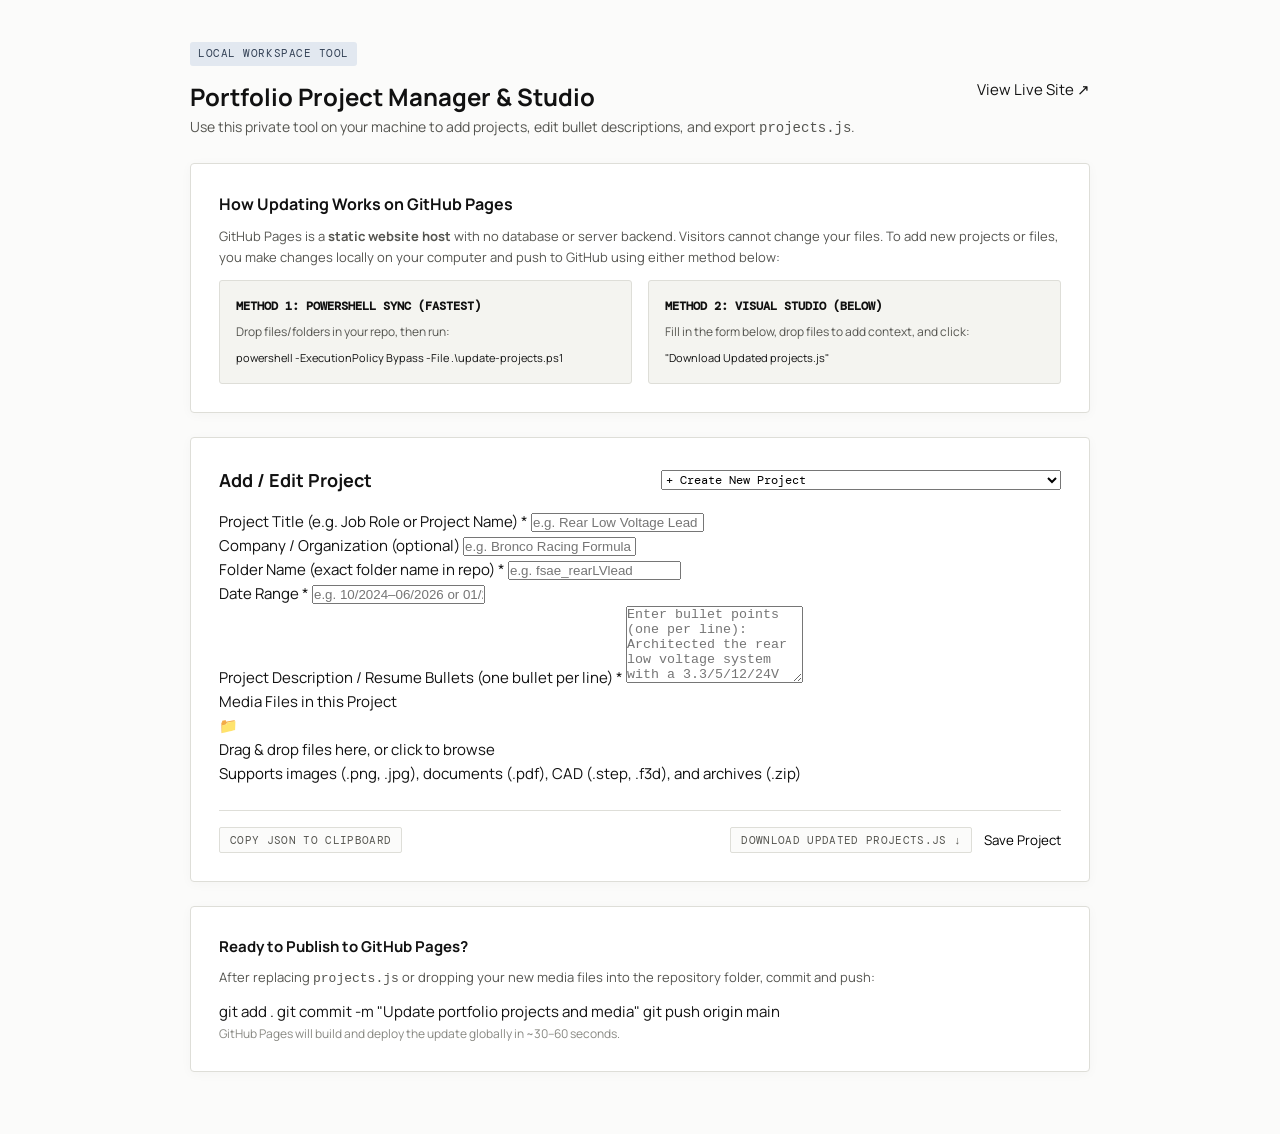
<file: admin.html>
<!doctype html>
<html lang="en">
<head>
  <meta charset="UTF-8">
  <meta name="viewport" content="width=device-width, initial-scale=1.0">
  <title>Portfolio Admin & Project Studio (Local)</title>
  <link rel="preconnect" href="https://fonts.googleapis.com">
  <link rel="preconnect" href="https://fonts.gstatic.com" crossorigin>
  <link href="https://fonts.googleapis.com/css2?family=DM+Mono:ital,wght@0,400;0,500;1,400&family=Manrope:wght@400;500;600;700;800&display=swap" rel="stylesheet">
  <link rel="stylesheet" href="styles.css">
  <style>
    body { padding: 40px 0; background: var(--bg); }
    .admin-container { width: min(900px, calc(100% - 40px)); margin: 0 auto; }
    .admin-card { background: var(--bg-card); border: 1px solid var(--line); border-radius: 4px; padding: 28px; margin-bottom: 24px; box-shadow: 0 2px 12px rgba(0,0,0,0.03); }
    .admin-badge { display: inline-block; font-family: var(--font-mono); font-size: 11px; text-transform: uppercase; letter-spacing: 0.05em; background: #e2e8f0; color: #334155; padding: 3px 8px; border-radius: 3px; margin-bottom: 12px; }
  </style>
</head>
<body>
  <div class="admin-container">
    <div style="display:flex; justify-content:space-between; align-items:center; margin-bottom: 24px;">
      <div>
        <span class="admin-badge">Local Workspace Tool</span>
        <h1 style="font-size:24px; font-weight:700;">Portfolio Project Manager & Studio</h1>
        <p style="font-size:14px; color:var(--ink-secondary);">Use this private tool on your machine to add projects, edit bullet descriptions, and export <code>projects.js</code>.</p>
      </div>
      <div>
        <a href="index.html" class="nav-btn" target="_blank">View Live Site ↗</a>
      </div>
    </div>

    <!-- Workflow guide card -->
    <div class="admin-card">
      <h2 style="font-size:16px; font-weight:700; margin-bottom:8px;">How Updating Works on GitHub Pages</h2>
      <p style="font-size:13px; color:var(--ink-secondary); line-height:1.6; margin-bottom:12px;">
        GitHub Pages is a <strong>static website host</strong> with no database or server backend. Visitors cannot change your files.
        To add new projects or files, you make changes locally on your computer and push to GitHub using either method below:
      </p>
      <div style="display:grid; grid-template-columns: 1fr 1fr; gap:16px;">
        <div style="border:1px solid var(--line); padding:16px; border-radius:3px; background:var(--bg-subtle);">
          <div style="font-family:var(--font-mono); font-size:12px; font-weight:600; text-transform:uppercase; margin-bottom:6px;">Method 1: PowerShell Sync (Fastest)</div>
          <p style="font-size:12px; color:var(--ink-secondary); margin-bottom:8px;">Drop files/folders in your repo, then run:</p>
          <div class="code-box" style="margin:0; font-size:11px;">powershell -ExecutionPolicy Bypass -File .\update-projects.ps1</div>
        </div>
        <div style="border:1px solid var(--line); padding:16px; border-radius:3px; background:var(--bg-subtle);">
          <div style="font-family:var(--font-mono); font-size:12px; font-weight:600; text-transform:uppercase; margin-bottom:6px;">Method 2: Visual Studio (Below)</div>
          <p style="font-size:12px; color:var(--ink-secondary); margin-bottom:8px;">Fill in the form below, drop files to add context, and click:</p>
          <div class="code-box" style="margin:0; font-size:11px;">"Download Updated projects.js"</div>
        </div>
      </div>
    </div>

    <!-- Visual Editor -->
    <div class="admin-card">
      <div style="display:flex; justify-content:space-between; align-items:center; margin-bottom:16px;">
        <h2 style="font-size:18px; font-weight:700;">Add / Edit Project</h2>
        <select id="project-selector" class="form-select" style="width: auto; font-family: var(--font-mono); font-size: 12px;">
          <option value="new">+ Create New Project</option>
        </select>
      </div>

      <form id="studio-project-form">
        <div class="form-row">
          <div class="form-group">
            <label class="form-label" for="studio-title">Project Title (e.g. Job Role or Project Name) *</label>
            <input class="form-input" id="studio-title" required placeholder="e.g. Rear Low Voltage Lead">
          </div>
          <div class="form-group">
            <label class="form-label" for="studio-org">Company / Organization (optional)</label>
            <input class="form-input" id="studio-org" placeholder="e.g. Bronco Racing Formula SAE EV or Rivian">
          </div>
        </div>
        <div class="form-row">
          <div class="form-group">
            <label class="form-label" for="studio-folder">Folder Name (exact folder name in repo) *</label>
            <input class="form-input" id="studio-folder" required placeholder="e.g. fsae_rearLVlead">
          </div>
          <div class="form-group">
            <label class="form-label" for="studio-date">Date Range *</label>
            <input class="form-input" id="studio-date" required placeholder="e.g. 10/2024–06/2026 or 01/2026–03/2026">
          </div>
        </div>
        <div class="form-group">
          <label class="form-label" for="studio-desc">Project Description / Resume Bullets (one bullet per line) *</label>
          <textarea class="form-textarea" id="studio-desc" rows="5" required placeholder="Enter bullet points (one per line):&#10;Architected the rear low voltage system with a 3.3/5/12/24V power tree...&#10;Designed the main rear IO PCB as a STM32 carrier-board..."></textarea>
        </div>

        <div class="form-group">
          <label class="form-label">Media Files in this Project</label>
          <div class="dropzone" id="file-dropzone">
            <div class="dropzone-icon">📁</div>
            <div class="dropzone-text">Drag & drop files here, or click to browse</div>
            <div class="dropzone-hint">Supports images (.png, .jpg), documents (.pdf), CAD (.step, .f3d), and archives (.zip)</div>
            <input type="file" id="dropzone-file-input" multiple style="display:none;">
          </div>
          <div class="file-staging-list" id="staged-files-list"></div>
        </div>

        <div style="display:flex; justify-content:space-between; align-items:center; margin-top:24px; padding-top:16px; border-top:1px solid var(--line);">
          <div>
            <button class="filter-tab" id="copy-json-btn" type="button">Copy JSON to Clipboard</button>
          </div>
          <div style="display:flex; gap:12px;">
            <button class="filter-tab" id="download-js-btn" type="button">Download Updated projects.js ↓</button>
            <button class="nav-btn" id="save-studio-btn" type="button">Save Project</button>
          </div>
        </div>
      </form>
    </div>

    <!-- Commit helper card -->
    <div class="admin-card">
      <h3 style="font-size:15px; font-weight:700; margin-bottom:8px;">Ready to Publish to GitHub Pages?</h3>
      <p style="font-size:13px; color:var(--ink-secondary); margin-bottom:10px;">
        After replacing <code>projects.js</code> or dropping your new media files into the repository folder, commit and push:
      </p>
      <div class="code-box">git add .
git commit -m "Update portfolio projects and media"
git push origin main</div>
      <p style="font-size:12px; color:var(--ink-muted);">GitHub Pages will build and deploy the update globally in ~30–60 seconds.</p>
    </div>
  </div>

  <script src="projects.js"></script>
  <script>
    (function() {
      let projects = window.PORTFOLIO_DATA || [];
      let currentEditIndex = -1;
      let stagedFiles = [];

      const selector = document.getElementById('project-selector');
      const titleInput = document.getElementById('studio-title');
      const orgInput = document.getElementById('studio-org');
      const folderInput = document.getElementById('studio-folder');
      const dateInput = document.getElementById('studio-date');
      const descInput = document.getElementById('studio-desc');
      const dropzone = document.getElementById('file-dropzone');
      const fileInput = document.getElementById('dropzone-file-input');
      const stagedList = document.getElementById('staged-files-list');
      const saveBtn = document.getElementById('save-studio-btn');
      const downloadBtn = document.getElementById('download-js-btn');
      const copyBtn = document.getElementById('copy-json-btn');

      function populateSelector() {
        selector.innerHTML = '<option value="new">+ Create New Project</option>';
        projects.forEach((p, idx) => {
          const opt = document.createElement('option');
          opt.value = idx;
          opt.textContent = `Edit: ${p.title} (${p.media ? p.media.length : 0} files)`;
          selector.appendChild(opt);
        });
      }

      function loadProject(idx) {
        currentEditIndex = idx;
        if (idx === -1 || idx === 'new') {
          document.getElementById('studio-project-form').reset();
          stagedFiles = [];
          renderStagedFiles();
          return;
        }

        const p = projects[idx];
        titleInput.value = p.title || '';
        orgInput.value = p.organization || '';
        folderInput.value = p.folder || '';
        dateInput.value = p.date || '';

        if (Array.isArray(p.description)) {
          descInput.value = p.description.join('\n');
        } else {
          descInput.value = p.description || p.summary || '';
        }

        stagedFiles = (p.media || []).map(m => ({ ...m }));
        renderStagedFiles();
      }

      selector.addEventListener('change', () => {
        const val = selector.value;
        loadProject(val === 'new' ? -1 : Number(val));
      });

      function formatBytes(bytes) {
        if (bytes >= 1048576) return (bytes / 1048576).toFixed(1) + ' MB';
        if (bytes >= 1024) return (bytes / 1024).toFixed(0) + ' KB';
        return bytes + ' B';
      }

      function cleanTitle(name) {
        const base = name.replace(/\.[^/.]+$/, '');
        return base.replace(/[_]/g, ' ').replace(/\s+/g, ' ').trim();
      }

      const ALL_CATEGORIES = [
        "Architecture",
        "Wiring & Schematics",
        "PCB Design",
        "CAD & 3D Models",
        "Prototypes & Prints",
        "Hardware & Testing",
        "Lab Reports & Docs",
        "Reports & Documents",
        "Awards & Pitches",
        "Coursework Reports",
        "Source Files & Archives",
        "General"
      ];

      function detectCategory(name, ext) {
        const lower = name.toLowerCase();
        if (lower.includes('architecture') || lower.includes('topology') || lower.includes('block diagram') || lower.includes('system diagram') || lower.includes('system block')) {
          return 'Architecture';
        }
        if (lower.includes('schematic') || lower.includes('wiring') || lower.includes('routing') || lower.includes('harness')) {
          return 'Wiring & Schematics';
        }
        if (lower.includes('pcb') || lower.includes('layout') || lower.includes('gerber') || lower.includes('kicad')) {
          return 'PCB Design';
        }
        if (lower.includes('cad') || lower.includes('fusion') || lower.includes('3d') || ['step', 'stp', 'f3d', 'stl', 'sldprt', 'sldasm'].includes(ext)) {
          return 'CAD & 3D Models';
        }
        if (lower.includes('print') || lower.includes('prototype') || lower.includes('breadboard') || lower.includes('mockup')) {
          return 'Prototypes & Prints';
        }
        if (lower.includes('pitch') || lower.includes('award') || lower.includes('hackathon') || lower.includes('competition') || lower.includes('place')) {
          return 'Awards & Pitches';
        }
        if (['zip', 'tar', 'gz', '7z', 'rar'].includes(ext)) {
          return 'Source Files & Archives';
        }
        if (ext === 'pdf') {
          if (lower.includes('course') || lower.includes('inverter') || lower.includes('adder') || lower.includes('vlsi')) return 'Coursework Reports';
          return 'Lab Reports & Docs';
        }
        if (['png', 'jpg', 'jpeg', 'webp', 'gif'].includes(ext)) {
          return 'Hardware & Testing';
        }
        return 'General';
      }

      dropzone.addEventListener('click', () => fileInput.click());
      dropzone.addEventListener('dragover', (e) => { e.preventDefault(); dropzone.classList.add('dragover'); });
      dropzone.addEventListener('dragleave', () => dropzone.classList.remove('dragover'));
      dropzone.addEventListener('drop', (e) => {
        e.preventDefault();
        dropzone.classList.remove('dragover');
        if (e.dataTransfer.files) handleFiles(e.dataTransfer.files);
      });
      fileInput.addEventListener('change', () => {
        if (fileInput.files) handleFiles(fileInput.files);
      });

      function handleFiles(files) {
        Array.from(files).forEach(f => {
          const ext = f.name.split('.').pop().toLowerCase();
          stagedFiles.push({
            file: f.name,
            title: cleanTitle(f.name),
            context: '',
            category: detectCategory(f.name, ext),
            type: ext,
            size: formatBytes(f.size)
          });
        });
        renderStagedFiles();
      }

      function renderStagedFiles() {
        stagedList.innerHTML = stagedFiles.map((sf, idx) => {
          const currentCat = sf.category || 'General';
          const catList = ALL_CATEGORIES.includes(currentCat) ? ALL_CATEGORIES : [currentCat, ...ALL_CATEGORIES];
          return `
          <div class="staged-file-card" data-idx="${idx}">
            <div>
              <div style="font-size:12px; font-weight:600; margin-bottom:4px;">${sf.file} (${sf.size || 'N/A'})</div>
              <input class="form-input" style="font-size:12px; padding:5px 8px;" placeholder="Media Title" value="${sf.title}" data-field="title">
            </div>
            <div>
              <input class="form-input" style="font-size:12px; padding:5px 8px; margin-bottom:4px;" placeholder="Engineering Context Note" value="${sf.context || ''}" data-field="context">
              <select class="form-select" style="font-size:11px; padding:4px 6px; width:100%; border:1px solid var(--line); background:var(--bg); border-radius:var(--radius-sm);" data-field="category">
                ${catList.map(c => `<option value="${c}" ${c === currentCat ? 'selected' : ''}>${c}</option>`).join('')}
              </select>
            </div>
            <div>
              <button type="button" class="filter-tab" style="padding:4px 8px; font-size:10px; color:#d9534f;" data-remove="${idx}">Remove</button>
            </div>
          </div>
        `;
        }).join('');
      }

      stagedList.addEventListener('input', handleFieldChange);
      stagedList.addEventListener('change', handleFieldChange);

      function handleFieldChange(e) {
        const card = e.target.closest('[data-idx]');
        if (!card) return;
        const idx = Number(card.dataset.idx);
        const field = e.target.dataset.field;
        if (stagedFiles[idx] && field) stagedFiles[idx][field] = e.target.value;
      }

      stagedList.addEventListener('click', (e) => {
        const rm = e.target.closest('[data-remove]');
        if (rm) {
          const idx = Number(rm.dataset.remove);
          stagedFiles.splice(idx, 1);
          renderStagedFiles();
        }
      });

      saveBtn.addEventListener('click', () => {
        const title = titleInput.value.trim();
        const folder = folderInput.value.trim();
        const date = dateInput.value.trim();
        const descRaw = descInput.value.trim();
        if (!title || !folder || !descRaw) {
          alert('Please enter Title, Folder Name, and Description.');
          return;
        }

        const bullets = descRaw.split('\n').map(l => l.replace(/^[•\-\*]\s*/, '').trim()).filter(Boolean);
        const orgVal = orgInput.value.trim();
        const projectData = {
          id: folder.toLowerCase().replace(/[^a-z0-9]+/g, '-').replace(/(^-|-$)/g, ''),
          title,
          date: date || '2026',
          description: bullets,
          folder,
          media: [...stagedFiles]
        };
        if (orgVal) {
          projectData.organization = orgVal;
        }

        if (currentEditIndex >= 0) {
          projects[currentEditIndex] = projectData;
          alert(`Updated project "${title}"! Click "Download Updated projects.js" to save.`);
        } else {
          projects.unshift(projectData);
          alert(`Added new project "${title}"! Click "Download Updated projects.js" to save.`);
        }
        populateSelector();
      });

      downloadBtn.addEventListener('click', () => {
        const serialized = JSON.stringify(projects, null, 2);
        const fileContent = `// Portfolio Project Data\n// Automatically synced and editable\n\nwindow.PORTFOLIO_DATA = ${serialized};\n`;
        const blob = new Blob([fileContent], { type: 'text/javascript;charset=utf-8' });
        const a = document.createElement('a');
        a.href = URL.createObjectURL(blob);
        a.download = 'projects.js';
        document.body.appendChild(a);
        a.click();
        document.body.removeChild(a);
      });

      copyBtn.addEventListener('click', () => {
        const serialized = JSON.stringify(projects, null, 2);
        navigator.clipboard.writeText(serialized).then(() => {
          copyBtn.textContent = 'Copied to Clipboard! ✓';
          setTimeout(() => { copyBtn.textContent = 'Copy JSON to Clipboard'; }, 2000);
        });
      });

      populateSelector();
    })();
  </script>
</body>
</html>
</file>
<file: styles.css>
/* ==============================================================================
   AVEED GORJI — PORTFOLIO STYLES
   Minimalist, barebones, high-contrast engineering aesthetic.
   ============================================================================== */

:root {
  --bg: #fbfbfa;
  --bg-subtle: #f4f4f0;
  --bg-card: #ffffff;
  --ink: #111111;
  --ink-secondary: #555550;
  --ink-muted: #888882;
  --line: #deded8;
  --line-strong: #111111;
  --font-sans: "Manrope", -apple-system, BlinkMacSystemFont, "Segoe UI", Roboto, sans-serif;
  --font-mono: "DM Mono", "SF Mono", "Courier New", monospace;
  --radius-sm: 2px;
  --radius: 4px;
}

* {
  box-sizing: border-box;
  margin: 0;
  padding: 0;
}

html {
  scroll-behavior: smooth;
  background-color: var(--bg);
}

body {
  background-color: var(--bg);
  color: var(--ink);
  font-family: var(--font-sans);
  font-size: 15px;
  line-height: 1.6;
  -webkit-font-smoothing: antialiased;
  -moz-osx-font-smoothing: grayscale;
}

a {
  color: inherit;
  text-decoration: none;
}

button {
  font-family: inherit;
  cursor: pointer;
  border: none;
  background: none;
}

.mono {
  font-family: var(--font-mono);
}

.container {
  width: min(1120px, calc(100% - 48px));
  margin: 0 auto;
}

/* Collapsible Header Bar (Hidden at top, appears when scrolled down past hero) */
.masthead {
  position: fixed;
  top: 0;
  left: 0;
  right: 0;
  z-index: 100;
  border-bottom: 1px solid var(--line);
  padding: 16px 0;
  background-color: rgba(251, 251, 250, 0.95);
  backdrop-filter: blur(10px);
  -webkit-backdrop-filter: blur(10px);
  transform: translateY(-100%);
  opacity: 0;
  pointer-events: none;
  transition: transform 0.28s cubic-bezier(0.16, 1, 0.3, 1), opacity 0.2s ease;
}

.masthead.visible {
  transform: translateY(0);
  opacity: 1;
  pointer-events: auto;
}

.masthead-inner {
  display: flex;
  align-items: center;
  justify-content: space-between;
  gap: 20px;
}

.brand {
  display: flex;
  flex-direction: column;
}

.brand-title {
  font-family: var(--font-mono);
  font-size: 13px;
  font-weight: 600;
  letter-spacing: 0.04em;
  text-transform: uppercase;
  color: var(--ink);
}

.brand-subtitle {
  font-family: var(--font-mono);
  font-size: 11px;
  color: var(--ink-muted);
  letter-spacing: 0.02em;
}

.nav-links {
  display: flex;
  align-items: center;
  gap: 20px;
}

.nav-link {
  font-family: var(--font-mono);
  font-size: 12px;
  text-transform: uppercase;
  letter-spacing: 0.05em;
  color: var(--ink-secondary);
  transition: color 0.15s ease;
  padding: 4px 0;
}

.nav-link:hover,
.nav-link.active {
  color: var(--ink);
  font-weight: 600;
}

/* Above-The-Fold Hero Section */
.intro {
  padding: 84px 0 54px;
  border-bottom: 1px solid var(--line);
}

.hero-name {
  font-family: var(--font-mono);
  font-size: 13px;
  text-transform: uppercase;
  letter-spacing: 0.08em;
  font-weight: 600;
  color: var(--ink-muted);
  margin-bottom: 12px;
}

.intro-title {
  font-size: clamp(34px, 4.8vw, 54px);
  font-weight: 800;
  line-height: 1.08;
  letter-spacing: -0.035em;
  margin-bottom: 18px;
  color: var(--ink);
}

.intro-desc {
  font-size: clamp(16px, 1.8vw, 18px);
  color: var(--ink-secondary);
  max-width: 740px;
  line-height: 1.6;
  margin-bottom: 32px;
}

/* Quick-Action Bar */
.hero-actions {
  display: flex;
  flex-wrap: wrap;
  gap: 12px;
}

.hero-btn {
  display: inline-flex;
  align-items: center;
  gap: 8px;
  padding: 9px 18px;
  border: 1px solid var(--ink);
  background: var(--bg);
  color: var(--ink);
  font-family: var(--font-mono);
  font-size: 12px;
  font-weight: 500;
  text-transform: uppercase;
  letter-spacing: 0.04em;
  border-radius: var(--radius-sm);
  transition: all 0.15s ease;
  cursor: pointer;
}

.hero-btn svg {
  width: 14px;
  height: 14px;
  fill: currentColor;
  flex-shrink: 0;
}

.hero-btn:hover {
  background: var(--ink);
  color: #ffffff;
}

/* Projects Section */
.projects-section {
  padding: 48px 0 100px;
}

.section-header {
  display: flex;
  align-items: baseline;
  justify-content: space-between;
  margin-bottom: 24px;
  padding-bottom: 12px;
  border-bottom: 1px solid var(--line-strong);
}

.section-title {
  font-family: var(--font-mono);
  font-size: 13px;
  text-transform: uppercase;
  letter-spacing: 0.08em;
  font-weight: 700;
}

/* Project Row Card */
.project-card {
  border: 1px solid var(--line);
  background: var(--bg);
  margin-bottom: 18px;
  transition: border-color 0.15s ease, background-color 0.15s ease;
}

.project-card:hover {
  border-color: #b5b5ad;
}

.project-card.expanded {
  border-color: var(--ink);
  background: var(--bg-card);
  box-shadow: 0 4px 20px rgba(0, 0, 0, 0.03);
}

.project-main {
  padding: 24px 28px;
  display: grid;
  grid-template-columns: 1fr auto;
  gap: 28px;
  align-items: start;
}

.project-content {
  display: flex;
  flex-direction: column;
  gap: 10px;
}

.project-topline {
  display: flex;
  align-items: flex-start;
  justify-content: space-between;
  gap: 16px;
}

.project-header-left {
  display: flex;
  flex-direction: column;
  gap: 3px;
}

.project-title {
  font-size: 20px;
  font-weight: 700;
  letter-spacing: -0.015em;
  color: var(--ink);
  margin: 0;
}

.project-org {
  font-family: var(--font-mono);
  font-size: 13px;
  color: var(--ink-secondary);
  font-weight: 500;
  letter-spacing: 0.01em;
}

.project-date {
  font-family: var(--font-mono);
  font-size: 13px;
  color: var(--ink-muted);
  white-space: nowrap;
  flex-shrink: 0;
  padding-top: 3px;
}

.project-summary {
  font-size: 14px;
  color: var(--ink-secondary);
  line-height: 1.6;
  max-width: 820px;
}

.project-bullets {
  list-style: none;
  padding: 0;
  margin: 4px 0 0 0;
  display: flex;
  flex-direction: column;
  gap: 7px;
  max-width: 860px;
}

.project-bullets li {
  position: relative;
  padding-left: 18px;
  font-size: 14px;
  color: var(--ink-secondary);
  line-height: 1.55;
}

.project-bullets li::before {
  content: "—";
  position: absolute;
  left: 0;
  color: var(--ink-muted);
}

/* Actions Column */
.project-actions {
  display: flex;
  flex-direction: column;
  align-items: flex-end;
  gap: 12px;
  min-width: 170px;
}

.btn-inspect {
  font-family: var(--font-mono);
  font-size: 12px;
  text-transform: uppercase;
  letter-spacing: 0.04em;
  font-weight: 600;
  padding: 8px 16px;
  border: 1px solid var(--ink);
  background: var(--ink);
  color: #fff;
  border-radius: var(--radius-sm);
  transition: all 0.15s ease;
  display: inline-flex;
  align-items: center;
  gap: 6px;
  white-space: nowrap;
}

.btn-inspect:hover {
  background: #2b2b2b;
}

.project-card.expanded .btn-inspect {
  background: var(--bg);
  color: var(--ink);
  border-color: var(--ink);
}

.quick-links {
  display: flex;
  flex-direction: column;
  gap: 6px;
  align-items: flex-end;
}

.quick-link {
  font-family: var(--font-mono);
  font-size: 11px;
  color: var(--ink-secondary);
  text-decoration: underline;
  text-underline-offset: 3px;
  transition: color 0.15s ease;
}

.quick-link:hover {
  color: var(--ink);
}

/* Collapsible Interactive Drawer */
.project-drawer {
  display: none;
  border-top: 1px solid var(--line);
  background: var(--bg-card);
  padding: 28px;
}

.project-card.expanded .project-drawer {
  display: block;
}

/* Drawer Filter Bar */
.drawer-filter-bar {
  display: flex;
  align-items: center;
  justify-content: space-between;
  flex-wrap: wrap;
  gap: 14px;
  margin-bottom: 24px;
  padding-bottom: 16px;
  border-bottom: 1px solid var(--line);
}

.filter-tabs {
  display: flex;
  flex-wrap: wrap;
  gap: 6px;
}

.filter-tab {
  font-family: var(--font-mono);
  font-size: 11px;
  text-transform: uppercase;
  letter-spacing: 0.03em;
  padding: 5px 10px;
  border: 1px solid var(--line);
  background: var(--bg);
  color: var(--ink-secondary);
  border-radius: var(--radius-sm);
  transition: all 0.15s ease;
  cursor: pointer;
}

.filter-tab:hover {
  border-color: var(--ink);
  color: var(--ink);
}

.filter-tab.active {
  background: var(--ink);
  color: #fff;
  border-color: var(--ink);
}

.filter-meta {
  font-family: var(--font-mono);
  font-size: 11px;
  color: var(--ink-muted);
}

/* Media Grid */
.media-grid {
  display: grid;
  grid-template-columns: repeat(auto-fill, minmax(320px, 1fr));
  gap: 16px;
}

/* Media Card */
.media-card {
  border: 1px solid var(--line);
  background: var(--bg);
  display: flex;
  flex-direction: column;
  transition: border-color 0.15s ease, box-shadow 0.15s ease;
  overflow: hidden;
  position: relative;
}

.media-card:hover {
  border-color: #a8a8a0;
  box-shadow: 0 2px 10px rgba(0, 0, 0, 0.04);
}

.media-thumb-wrap {
  width: 100%;
  height: 180px;
  background: #ecece6;
  position: relative;
  overflow: hidden;
  display: flex;
  align-items: center;
  justify-content: center;
  border-bottom: 1px solid var(--line);
}

.media-thumb {
  width: 100%;
  height: 100%;
  object-fit: cover;
  transition: transform 0.25s ease;
  cursor: pointer;
}

.media-thumb:hover {
  transform: scale(1.03);
}

.media-icon-fallback {
  display: flex;
  flex-direction: column;
  align-items: center;
  gap: 8px;
  color: var(--ink-muted);
  font-family: var(--font-mono);
  font-size: 12px;
}

.media-icon-symbol {
  font-size: 32px;
  font-weight: 300;
}

.media-type-badge {
  position: absolute;
  top: 8px;
  left: 8px;
  font-family: var(--font-mono);
  font-size: 10px;
  font-weight: 600;
  letter-spacing: 0.05em;
  text-transform: uppercase;
  background: rgba(17, 17, 17, 0.88);
  color: #fff;
  padding: 3px 6px;
  border-radius: var(--radius-sm);
  backdrop-filter: blur(4px);
}

.media-size-badge {
  position: absolute;
  top: 8px;
  right: 8px;
  font-family: var(--font-mono);
  font-size: 10px;
  background: rgba(255, 255, 255, 0.9);
  color: var(--ink);
  padding: 2px 6px;
  border-radius: var(--radius-sm);
  border: 1px solid var(--line);
}

.media-info {
  padding: 16px;
  display: flex;
  flex-direction: column;
  flex: 1;
}

.media-category-label {
  font-family: var(--font-mono);
  font-size: 10px;
  text-transform: uppercase;
  letter-spacing: 0.05em;
  color: var(--ink-muted);
  margin-bottom: 4px;
}

.media-title {
  font-size: 15px;
  font-weight: 700;
  color: var(--ink);
  line-height: 1.35;
  margin-bottom: 8px;
}

.media-context {
  font-size: 13px;
  color: var(--ink-secondary);
  line-height: 1.5;
  margin-bottom: 14px;
  flex: 1;
}

.media-filename-bar {
  font-family: var(--font-mono);
  font-size: 11px;
  color: var(--ink-muted);
  background: var(--bg-subtle);
  padding: 5px 8px;
  border-radius: var(--radius-sm);
  overflow: hidden;
  text-overflow: ellipsis;
  white-space: nowrap;
  margin-bottom: 12px;
  border: 1px solid var(--line);
}

.media-actions {
  display: flex;
  gap: 8px;
  padding-top: 10px;
  border-top: 1px solid var(--line);
}

.media-btn {
  font-family: var(--font-mono);
  font-size: 11px;
  font-weight: 600;
  text-transform: uppercase;
  letter-spacing: 0.03em;
  padding: 6px 12px;
  border: 1px solid var(--line);
  background: var(--bg-card);
  color: var(--ink);
  border-radius: var(--radius-sm);
  transition: all 0.15s ease;
  display: inline-flex;
  align-items: center;
  justify-content: center;
  gap: 5px;
  flex: 1;
  text-align: center;
}

.media-btn:hover {
  background: var(--ink);
  color: #fff;
  border-color: var(--ink);
}

.media-btn.primary {
  background: var(--ink);
  color: #fff;
  border-color: var(--ink);
}

.media-btn.primary:hover {
  background: #333;
}

/* Lightbox Modal */
.lightbox-dialog {
  width: 100vw;
  height: 100vh;
  max-width: 100vw;
  max-height: 100vh;
  border: none;
  background: rgba(12, 12, 12, 0.96);
  color: #fff;
  padding: 0;
  margin: 0;
  display: none;
  flex-direction: column;
  z-index: 200;
}

.lightbox-dialog[open] {
  display: flex;
}

.lightbox-dialog::backdrop {
  background: rgba(0, 0, 0, 0.9);
}

.lightbox-header {
  padding: 16px 24px;
  display: flex;
  align-items: center;
  justify-content: space-between;
  border-bottom: 1px solid rgba(255, 255, 255, 0.1);
  background: rgba(20, 20, 20, 0.8);
}

.lightbox-titles {
  display: flex;
  flex-direction: column;
}

.lightbox-proj-title {
  font-family: var(--font-mono);
  font-size: 11px;
  text-transform: uppercase;
  letter-spacing: 0.05em;
  color: #999;
}

.lightbox-asset-title {
  font-size: 16px;
  font-weight: 600;
  color: #fff;
}

.lightbox-header-actions {
  display: flex;
  align-items: center;
  gap: 16px;
}

.lightbox-counter {
  font-family: var(--font-mono);
  font-size: 12px;
  color: #aaa;
}

.lightbox-close {
  width: 36px;
  height: 36px;
  display: flex;
  align-items: center;
  justify-content: center;
  color: #fff;
  font-size: 24px;
  border: 1px solid rgba(255, 255, 255, 0.2);
  border-radius: var(--radius-sm);
  background: transparent;
  transition: all 0.15s ease;
}

.lightbox-close:hover {
  background: rgba(255, 255, 255, 0.15);
}

.lightbox-viewport {
  flex: 1;
  display: flex;
  align-items: center;
  justify-content: center;
  position: relative;
  overflow: hidden;
  padding: 24px;
}

.lightbox-img {
  max-width: 90vw;
  max-height: calc(100vh - 190px);
  object-fit: contain;
  box-shadow: 0 10px 40px rgba(0, 0, 0, 0.5);
}

.lightbox-nav-btn {
  position: absolute;
  top: 50%;
  transform: translateY(-50%);
  width: 48px;
  height: 64px;
  background: rgba(30, 30, 30, 0.7);
  border: 1px solid rgba(255, 255, 255, 0.15);
  color: #fff;
  font-size: 20px;
  display: flex;
  align-items: center;
  justify-content: center;
  transition: all 0.15s ease;
  cursor: pointer;
  z-index: 10;
}

.lightbox-nav-btn:hover {
  background: rgba(255, 255, 255, 0.2);
}

.lightbox-prev {
  left: 16px;
}

.lightbox-next {
  right: 16px;
}

.lightbox-footer {
  padding: 16px 24px;
  border-top: 1px solid rgba(255, 255, 255, 0.1);
  background: rgba(20, 20, 20, 0.8);
  display: flex;
  align-items: center;
  justify-content: space-between;
  gap: 24px;
}

.lightbox-caption-text {
  font-size: 13px;
  color: #ccc;
  max-width: 800px;
  line-height: 1.5;
}

.lightbox-footer-btns {
  display: flex;
  gap: 12px;
  flex-shrink: 0;
}

.lightbox-action-btn {
  font-family: var(--font-mono);
  font-size: 11px;
  text-transform: uppercase;
  letter-spacing: 0.04em;
  padding: 7px 14px;
  border: 1px solid rgba(255, 255, 255, 0.25);
  background: rgba(255, 255, 255, 0.08);
  color: #fff;
  border-radius: var(--radius-sm);
  transition: all 0.15s ease;
  display: inline-flex;
  align-items: center;
  gap: 6px;
}

.lightbox-action-btn:hover {
  background: #fff;
  color: #111;
}

/* Responsive queries */
@media (max-width: 860px) {
  .project-main {
    grid-template-columns: 1fr;
    gap: 16px;
  }
  .project-actions {
    align-items: flex-start;
    width: 100%;
  }
  .quick-links {
    align-items: flex-start;
  }
}

@media (max-width: 600px) {
  .container {
    width: calc(100% - 32px);
  }
  .intro {
    padding: 60px 0 40px;
  }
  .hero-actions {
    gap: 8px;
  }
  .hero-btn {
    width: 100%;
    justify-content: center;
  }
  .drawer-filter-bar {
    flex-direction: column;
    align-items: flex-start;
  }
  .media-grid {
    grid-template-columns: 1fr;
  }
  .lightbox-viewport {
    padding: 10px;
  }
  .lightbox-footer {
    flex-direction: column;
    align-items: flex-start;
  }
}
</file>
